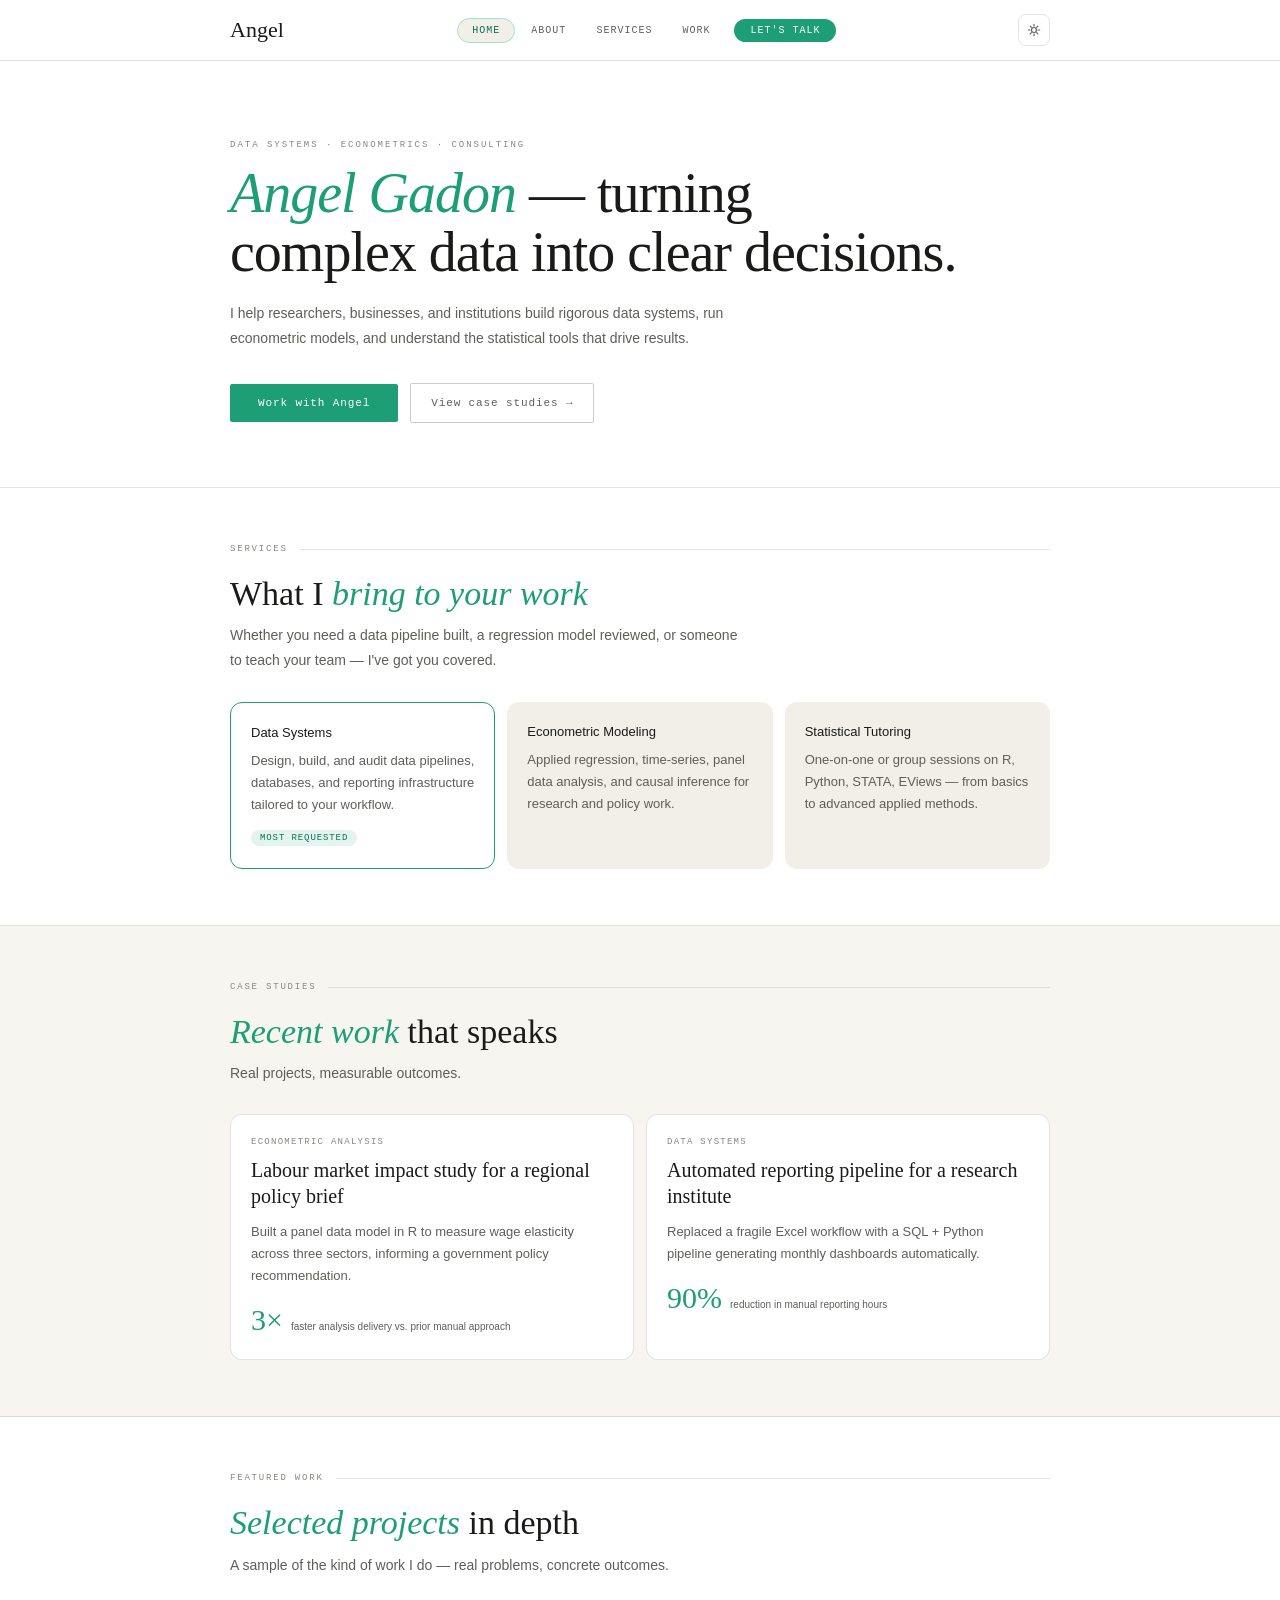
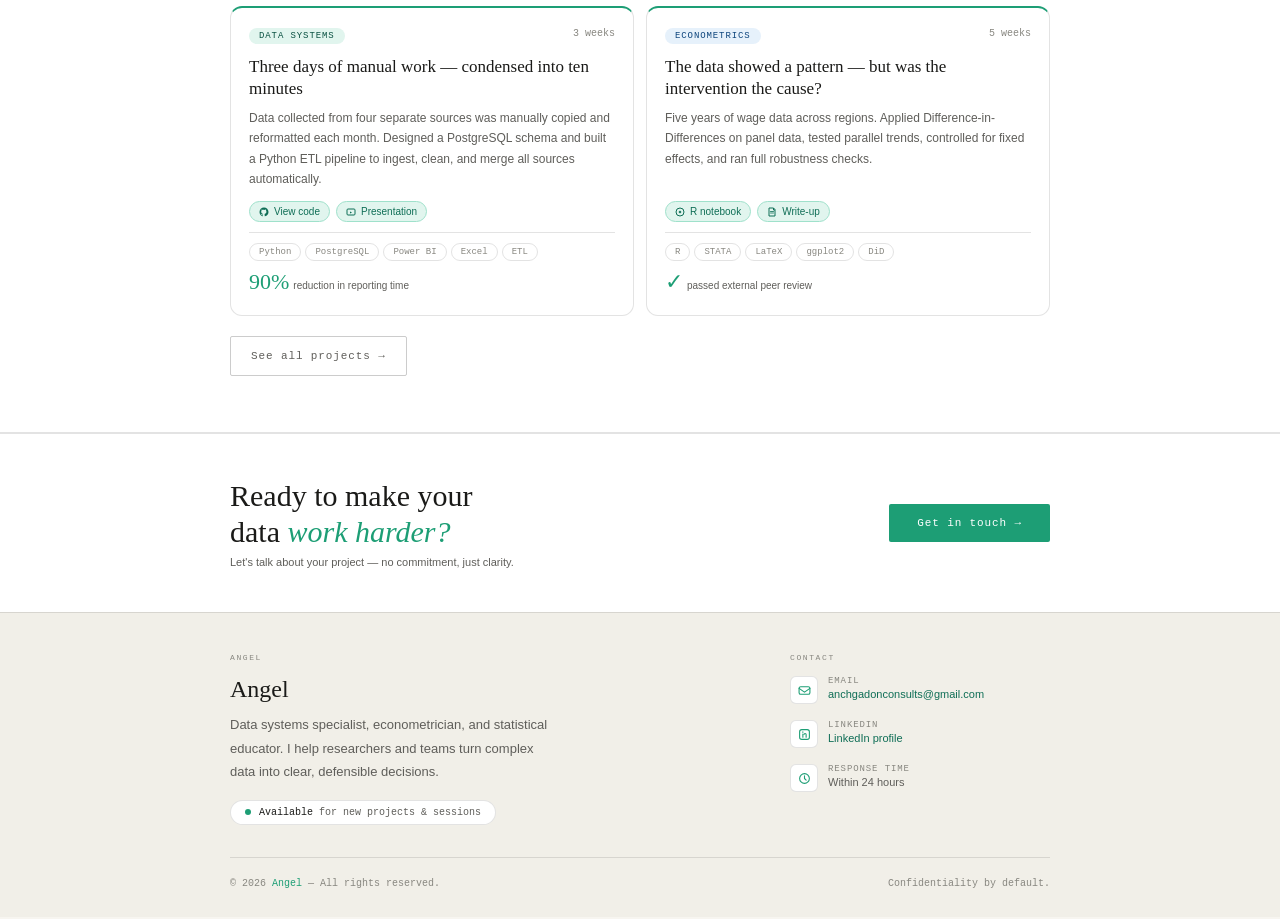
<file: index.html>
<!DOCTYPE html>
<html lang="en">
<head>
<link rel="shortcut icon" type="image/png" href="./assets/images/anch-logo-white-bg.png">
<meta charset="UTF-8"/>
<meta http-equiv="Content-Security-Policy" content="default-src 'self'; script-src 'self' 'unsafe-inline'; style-src 'self' 'unsafe-inline' https://fonts.googleapis.com; font-src 'self' https://fonts.gstatic.com; connect-src 'self' https://script.google.com https://script.googleusercontent.com; form-action 'self' https://script.google.com; img-src 'self' data: https:;"/>
<meta name="viewport" content="width=device-width, initial-scale=1.0"/>
<script>(function(){var t=localStorage.getItem('theme');if(t)document.documentElement.setAttribute('data-theme',t);})()</script>
<meta name="robots" content="index, follow"/>
<meta name="author" content="Angel Gadon"/>
<title>Angel Gadon — Data Systems Specialist &amp; Econometrician | Philippines</title>
<meta name="description" content="Angel Gadon is a data systems specialist, econometrician, and statistical educator in the Philippines. Available for research, consulting, and tutoring."/>
<link rel="canonical" href="https://anchgadonconsults.netlify.app/"/>

<!-- Open Graph -->
<meta property="og:type" content="website"/>
<meta property="og:url" content="https://anchgadonconsults.netlify.app/"/>
<meta property="og:title" content="Angel Gadon — Data Systems Specialist &amp; Econometrician"/>
<meta property="og:description" content="Data systems specialist, econometrician, and statistical educator in the Philippines. Available for research, consulting, and tutoring."/>
<meta property="og:image" content="https://anchgadonconsults.netlify.app/og-image.png"/>
<meta property="og:image:width" content="1200"/>
<meta property="og:image:height" content="630"/>

<!-- Twitter Card -->
<meta name="twitter:card" content="summary"/>
<meta name="twitter:title" content="Angel Gadon — Data Systems Specialist &amp; Econometrician"/>
<meta name="twitter:description" content="Data systems specialist, econometrician, and statistical educator in the Philippines."/>
<meta name="twitter:image" content="https://anchgadonconsults.netlify.app/og-image.png"/>

<!-- JSON-LD Person Schema -->
<script type="application/ld+json">
{
  "@context": "https://schema.org",
  "@type": "Person",
  "name": "Angel Gadon",
  "url": "https://anchgadonconsults.netlify.app",
  "jobTitle": "Data Systems Specialist & Econometrician",
  "email": "anchgadonconsults@gmail.com",
  "address": {
    "@type": "PostalAddress",
    "addressCountry": "PH"
  },
  "sameAs": [
    "https://www.linkedin.com/in/anchgadonconsults"
  ],
  "knowsAbout": [
    "Data Systems",
    "Econometrics",
    "Statistical Tutoring",
    "Python",
    "R",
    "STATA",
    "SQL",
    "Panel Data Analysis"
  ]
}
</script>

<link rel="preconnect" href="https://fonts.googleapis.com">
<link rel="preconnect" href="https://fonts.gstatic.com" crossorigin>
<link rel="preload" href="https://fonts.googleapis.com/css2?family=Cormorant+Garamond:ital,wght@0,300;0,400;1,300;1,400&family=DM+Mono:wght@300;400&family=DM+Sans:ital,wght@0,300;0,400;0,500;1,300&display=swap" as="style" onload="this.onload=null;this.rel='stylesheet'"/>
<noscript><link rel="stylesheet" href="https://fonts.googleapis.com/css2?family=Cormorant+Garamond:ital,wght@0,300;0,400;1,300;1,400&family=DM+Mono:wght@300;400&family=DM+Sans:ital,wght@0,300;0,400;0,500;1,300&display=swap"/></noscript>
<link rel="stylesheet" href="assets/css/styles.css"/>
</head>
<body>
<!-- <div id="preloader"></div> -->
<a class="skip-link" href="#main-content">Skip to content</a>

<!-- ── SITE HEADER ────────────────────────────────────────── -->
<header class="site-header">
  <div class="header-inner">
    <a class="header-logo" href="https://www.instagram.com/anchgadonconsults" rel="noopener noreferrer" target="_blank" onclick="showPage('home'); return false;">Angel</a>
    <nav class="header-nav" aria-label="Primary navigation">
      <a class="fnav-link active" href="https://www.instagram.com/anchgadonconsults" rel="noopener noreferrer" target="_blank" onclick="showPage('home'); return false;">Home</a>
      <a class="fnav-link" href="https://www.instagram.com/anchgadonconsults" rel="noopener noreferrer" target="_blank" onclick="showPage('about'); return false;">About</a>
      <a class="fnav-link" href="https://www.instagram.com/anchgadonconsults" rel="noopener noreferrer" target="_blank" onclick="showPage('services'); return false;">Services</a>
      <a class="fnav-link" href="https://www.instagram.com/anchgadonconsults" rel="noopener noreferrer" target="_blank" onclick="showPage('portfolio'); return false;">Work</a>
      <button class="fnav-cta" onclick="showPage('contact')">Let's talk</button>
    </nav>
    <div class="header-controls">
      <button class="theme-btn" id="themeBtn" onclick="toggleTheme()" aria-label="Toggle theme"></button>
      <button class="burger" id="burgerBtn" onclick="toggleMenu()" aria-label="Open menu" aria-expanded="false">
        <span class="burger-line"></span>
        <span class="burger-line"></span>
        <span class="burger-line"></span>
      </button>
    </div>
  </div>
  <nav class="mobile-menu" id="mobileMenu" aria-label="Mobile navigation">
    <a class="mob-link active" href="https://www.instagram.com/anchgadonconsults" rel="noopener noreferrer" target="_blank" onclick="showPage('home');closeMenu();return false;">Home</a>
    <a class="mob-link" href="https://www.instagram.com/anchgadonconsults" rel="noopener noreferrer" target="_blank" onclick="showPage('about');closeMenu();return false;">About</a>
    <a class="mob-link" href="https://www.instagram.com/anchgadonconsults" rel="noopener noreferrer" target="_blank" onclick="showPage('services');closeMenu();return false;">Services</a>
    <a class="mob-link" href="https://www.instagram.com/anchgadonconsults" rel="noopener noreferrer" target="_blank" onclick="showPage('portfolio');closeMenu();return false;">Work</a>
    <button class="mob-cta" onclick="showPage('contact');closeMenu()">Let's talk</button>
  </nav>
</header>


<main id="main-content">

<!-- ══════════════════════════════════════════════════════════
     PAGE 1 — HOME
══════════════════════════════════════════════════════════ -->
<div id="page-home" class="page active">
  <div class="hero">
    <div class="container">
      <div class="eyebrow">Data Systems · Econometrics · Consulting</div>
      <h1 class="page-h1"><em>Angel Gadon</em> — turning<br>complex data into clear decisions.</h1>
      <p class="lead">I help researchers, businesses, and institutions build rigorous data systems, run econometric models, and understand the statistical tools that drive results.</p>
      <div class="hero-actions">
        <button class="btn-primary" onclick="showPage('contact')">Work with Angel</button>
        <button class="btn-ghost" onclick="showPage('portfolio')">View case studies →</button>
      </div>
    </div>
  </div>

  <section class="section" style="background:var(--surface);">
    <div class="container">
      <div class="sec-eyebrow">Services</div>
      <h2 class="sec-h2">What I <em>bring to your work</em></h2>
      <p class="lead" style="margin-bottom:28px;">Whether you need a data pipeline built, a regression model reviewed, or someone to teach your team — I've got you covered.</p>
      <div class="services-grid">
        <div class="svc-card accent">
          <div class="svc-title">Data Systems</div>
          <div class="svc-body">Design, build, and audit data pipelines, databases, and reporting infrastructure tailored to your workflow.</div>
          <div class="svc-tag">Most requested</div>
        </div>
        <div class="svc-card">
          <div class="svc-title">Econometric Modeling</div>
          <div class="svc-body">Applied regression, time-series, panel data analysis, and causal inference for research and policy work.</div>
        </div>
        <div class="svc-card">
          <div class="svc-title">Statistical Tutoring</div>
          <div class="svc-body">One-on-one or group sessions on R, Python, STATA, EViews — from basics to advanced applied methods.</div>
        </div>
      </div>
    </div>
  </section>

  <section class="section" style="background:var(--ivory);">
    <div class="container">
      <div class="sec-eyebrow">Case studies</div>
      <h2 class="sec-h2"><em>Recent work</em> that speaks</h2>
      <p class="lead" style="margin-bottom:28px;">Real projects, measurable outcomes.</p>
      <div class="case-grid">
        <div class="case-card">
          <div class="case-label">Econometric Analysis</div>
          <div class="case-title">Labour market impact study for a regional policy brief</div>
          <div class="case-body">Built a panel data model in R to measure wage elasticity across three sectors, informing a government policy recommendation.</div>
          <div style="display:flex;align-items:baseline;gap:8px;"><div class="case-num">3×</div><div class="case-outcome-lbl">faster analysis delivery vs. prior manual approach</div></div>
        </div>
        <div class="case-card">
          <div class="case-label">Data Systems</div>
          <div class="case-title">Automated reporting pipeline for a research institute</div>
          <div class="case-body">Replaced a fragile Excel workflow with a SQL + Python pipeline generating monthly dashboards automatically.</div>
          <div style="display:flex;align-items:baseline;gap:8px;"><div class="case-num">90%</div><div class="case-outcome-lbl">reduction in manual reporting hours</div></div>
        </div>
      </div>
    </div>
  </section>

  <section class="section" style="background:var(--surface);">
    <div class="container">
      <div class="sec-eyebrow">Featured work</div>
      <h2 class="sec-h2"><em>Selected projects</em> in depth</h2>
      <p class="lead" style="margin-bottom:28px;">A sample of the kind of work I do — real problems, concrete outcomes.</p>
      <div class="featured-grid" id="homeFeaturedGrid"></div>
      <div style="margin-top:20px;">
        <button class="btn-ghost" onclick="showPage('portfolio')">See all projects →</button>
      </div>
    </div>
  </section>

  <!-- Pre-footer + Footer -->
  <div class="pre-footer">
    <div class="container" style="display:flex;align-items:center;justify-content:space-between;gap:20px;flex-wrap:wrap;">
      <div>
        <div class="pre-footer-h">Ready to make your<br>data <em>work harder?</em></div>
        <div class="pre-footer-sub">Let's talk about your project — no commitment, just clarity.</div>
      </div>
      <button class="btn-primary" onclick="showPage('contact')">Get in touch →</button>
    </div>
  </div>
</div>


<!-- ══════════════════════════════════════════════════════════
     PAGE 2 — SERVICES
══════════════════════════════════════════════════════════ -->
<div id="page-services" class="page">
  <section class="section" style="background:var(--surface);padding-bottom:0;border-bottom:none;">
    <div class="container">
      <div class="eyebrow">Services</div>
      <h2 class="page-h1">Precision work,<br><em>tailored to your data.</em></h2>
      <p class="lead">Three focused offerings — each designed to solve a real problem and deliver a concrete output.</p>
    </div>
  </section>

  <div class="process-strip">
    <div class="container">
      <div class="process-steps">
        <div class="process-step"><div class="step-num">1</div><div class="step-text">Discovery call &amp; scope</div></div>
        <div class="step-arrow">→</div>
        <div class="process-step"><div class="step-num">2</div><div class="step-text">Proposal &amp; timeline</div></div>
        <div class="step-arrow">→</div>
        <div class="process-step"><div class="step-num">3</div><div class="step-text">Delivery &amp; review rounds</div></div>
        <div class="step-arrow">→</div>
        <div class="process-step"><div class="step-num">4</div><div class="step-text">Handoff &amp; documentation</div></div>
      </div>
    </div>
  </div>

  <div class="svc-section">
    <div class="container">
      <div class="svc-header">
        <div><div class="svc-num">01</div><h2 class="svc-h2">Data Systems <em>&amp; Infrastructure</em></h2></div>
        <div class="svc-badge badge-pop">Most requested</div>
      </div>
      <p class="svc-body-text">From messy spreadsheets to robust pipelines — I design, build, and audit data systems that are clean, automated, and built to last.</p>
      <div class="deliverables">
        <div class="deliv-item"><div class="deliv-dot"></div><div class="deliv-text">Database design &amp; normalisation</div></div>
        <div class="deliv-item"><div class="deliv-dot"></div><div class="deliv-text">Automated ETL pipelines</div></div>
        <div class="deliv-item"><div class="deliv-dot"></div><div class="deliv-text">Data cleaning &amp; validation scripts</div></div>
        <div class="deliv-item"><div class="deliv-dot"></div><div class="deliv-text">Dashboard &amp; reporting setup</div></div>
        <div class="deliv-item"><div class="deliv-dot"></div><div class="deliv-text">Existing system audits</div></div>
        <div class="deliv-item"><div class="deliv-dot"></div><div class="deliv-text">Full documentation &amp; handoff</div></div>
      </div>
      <div class="tools-row"><span class="tool-pill">Python</span><span class="tool-pill">SQL</span><span class="tool-pill">PostgreSQL</span><span class="tool-pill">R</span><span class="tool-pill">Power BI</span><span class="tool-pill">Excel / VBA</span></div>
      <div class="rate-row"><div><div class="rate-val">₱ / $</div><div class="rate-label">Project-based · scope discussed on discovery call</div></div><button class="rate-cta" onclick="showPage('contact')">Request a quote →</button></div>
    </div>
  </div>

  <div class="svc-section">
    <div class="container">
      <div class="svc-header">
        <div><div class="svc-num">02</div><h2 class="svc-h2">Econometric <em>Modeling &amp; Analysis</em></h2></div>
        <div class="svc-badge badge-res">Research-grade</div>
      </div>
      <p class="svc-body-text">Rigorous applied econometrics for policy research, academic work, and business intelligence. I help you choose the right model, run it correctly, and present findings with confidence.</p>
      <div class="deliverables">
        <div class="deliv-item"><div class="deliv-dot"></div><div class="deliv-text">OLS, IV, panel data models</div></div>
        <div class="deliv-item"><div class="deliv-dot"></div><div class="deliv-text">Time-series &amp; forecasting</div></div>
        <div class="deliv-item"><div class="deliv-dot"></div><div class="deliv-text">Causal inference &amp; DiD</div></div>
        <div class="deliv-item"><div class="deliv-dot"></div><div class="deliv-text">Regression diagnostics &amp; testing</div></div>
        <div class="deliv-item"><div class="deliv-dot"></div><div class="deliv-text">Results write-up &amp; visualisation</div></div>
        <div class="deliv-item"><div class="deliv-dot"></div><div class="deliv-text">Peer-review-ready outputs</div></div>
      </div>
      <div class="tools-row"><span class="tool-pill">R</span><span class="tool-pill">STATA</span><span class="tool-pill">EViews</span><span class="tool-pill">Python (statsmodels)</span><span class="tool-pill">LaTeX</span></div>
      <div class="rate-row"><div><div class="rate-val">₱ / $</div><div class="rate-label">Per project or per model · hourly retainer available</div></div><button class="rate-cta" onclick="showPage('contact')">Request a quote →</button></div>
    </div>
  </div>

  <div class="svc-section">
    <div class="container">
      <div class="svc-header">
        <div><div class="svc-num">03</div><h2 class="svc-h2">Statistical <em>Tool Tutoring</em></h2></div>
        <div class="svc-badge badge-tut">1-on-1 &amp; group</div>
      </div>
      <p class="svc-body-text">Whether you are a graduate student struggling with R, a professional learning Python for data work, or a team that needs to get up to speed on STATA — I teach in a way that sticks.</p>
      <div class="deliverables">
        <div class="deliv-item"><div class="deliv-dot"></div><div class="deliv-text">Beginner to advanced levels</div></div>
        <div class="deliv-item"><div class="deliv-dot"></div><div class="deliv-text">1-on-1 or small group sessions</div></div>
        <div class="deliv-item"><div class="deliv-dot"></div><div class="deliv-text">Custom exercises &amp; datasets</div></div>
        <div class="deliv-item"><div class="deliv-dot"></div><div class="deliv-text">Session recordings &amp; notes</div></div>
        <div class="deliv-item"><div class="deliv-dot"></div><div class="deliv-text">Thesis &amp; dissertation support</div></div>
        <div class="deliv-item"><div class="deliv-dot"></div><div class="deliv-text">Flexible scheduling (online)</div></div>
      </div>
      <div class="tools-row"><span class="tool-pill">R / RStudio</span><span class="tool-pill">Python</span><span class="tool-pill">STATA</span><span class="tool-pill">EViews</span><span class="tool-pill">Excel</span><span class="tool-pill">SPSS</span></div>
      <div class="rate-row"><div><div class="rate-val">₱ / $</div><div class="rate-label">Per session or package bundles · group rates available</div></div><button class="rate-cta" onclick="showPage('contact')">Book a session →</button></div>
    </div>
  </div>

  <section class="section" style="background:var(--surface);">
    <div class="container">
      <div class="sec-eyebrow">Common questions</div>
      <div class="faq-item"><div class="faq-q">How does a project typically start?</div><div class="faq-a">With a short discovery call — usually 20–30 minutes. We talk through your problem, your data, and your timeline. From there I send a clear proposal with scope, deliverables, and pricing.</div></div>
      <div class="faq-item"><div class="faq-q">Do you work with clients outside the Philippines?</div><div class="faq-a">Yes — all engagements are conducted online. I work with researchers and businesses across Southeast Asia, and internationally by arrangement.</div></div>
      <div class="faq-item"><div class="faq-q">Can you help if my data is messy or incomplete?</div><div class="faq-a">That is often where the most value is found. Data cleaning, restructuring, and validation are core parts of my process — not afterthoughts.</div></div>
      <div class="faq-item"><div class="faq-q">What if I am not sure which service I need?</div><div class="faq-a">Just reach out and describe your situation. I will point you in the right direction — even if that means referring you to someone better suited.</div></div>
    </div>
  </section>

  <div class="pre-footer">
    <div class="container" style="display:flex;align-items:center;justify-content:space-between;gap:20px;flex-wrap:wrap;">
      <div><div class="pre-footer-h">Not sure where to start?<br><em>Let's figure it out together.</em></div><div class="pre-footer-sub">A 20-minute call is all it takes to get clarity on your next step.</div></div>
      <button class="btn-primary" onclick="showPage('contact')">Schedule a free call →</button>
    </div>
  </div>
</div>


<!-- ══════════════════════════════════════════════════════════
     PAGE 3 — PORTFOLIO
══════════════════════════════════════════════════════════ -->
<div id="page-portfolio" class="page">
  <section class="section" style="background:var(--surface);padding-bottom:0;border-bottom:none;">
    <div class="container">
      <div class="eyebrow">Portfolio · Case Studies</div>
      <h2 class="page-h1">Problems solved,<br><em>outcomes delivered.</em></h2>
      <p class="lead">Featured cases in depth, plus a searchable record of additional work. Search by keyword, tag, or method.</p>
    </div>
  </section>

  <div class="toolbar">
    <div class="container" style="display:flex;align-items:center;justify-content:space-between;gap:16px;">
      <div class="filter-row">
        <span class="filter-label">Filter</span>
        <button class="filter-btn on" onclick="setFilter('all',this)">All</button>
        <button class="filter-btn" onclick="setFilter('Data Systems',this)">Data Systems</button>
        <button class="filter-btn" onclick="setFilter('Econometrics',this)">Econometrics</button>
        <button class="filter-btn" onclick="setFilter('Tutoring',this)">Tutoring</button>
      </div>
      <div class="search-side">
        <span class="results-count" id="countLabel">7 projects</span>
        <div class="search-input-row">
          <svg class="search-icon" viewBox="0 0 14 14" fill="none"><circle cx="5.5" cy="5.5" r="4" stroke="#888780" stroke-width="1.1"/><path d="M9 9l3.5 3.5" stroke="#888780" stroke-width="1.1" stroke-linecap="round"/></svg>
          <input class="search-input" id="searchInput" type="text" placeholder="Search…" oninput="handleSearch()"/>
          <button class="search-clear" id="clearBtn" onclick="clearSearch()">✕</button>
        </div>
      </div>
    </div>
  </div>

  <div class="projects-wrap" style="background:var(--surface);">
    <div class="container">
      <div class="section-divider" id="featDiv"><span>Featured cases</span></div>
      <div class="featured-grid" id="featuredGrid"></div>
      <div class="section-divider" id="moreDiv"><span>More work</span></div>
      <div id="resumeList"></div>
      <div class="empty-state" id="emptyState">
        <h2 class="empty-h">No matches for <em id="emptyTerm">that</em></h2>
        <p class="empty-sub">Try a different keyword — method name, tool, or outcome.</p>
      </div>
    </div>
  </div>

  <div class="pre-footer">
    <div class="container" style="display:flex;align-items:center;justify-content:space-between;gap:20px;flex-wrap:wrap;">
      <div><div class="pre-footer-h">Have a similar problem?<br><em>Let's solve it.</em></div><div class="pre-footer-sub">Every engagement starts with understanding your situation — not a template.</div></div>
      <button class="btn-primary" onclick="showPage('contact')">Start a conversation →</button>
    </div>
  </div>
</div>


<!-- ══════════════════════════════════════════════════════════
     PAGE 4 — ABOUT
══════════════════════════════════════════════════════════ -->
<div id="page-about" class="page">
  <section class="section" style="background:var(--surface);">
    <div class="container">
      <div class="eyebrow">About</div>
      <div class="about-hero-grid">
        <div>
          <h2 class="page-h1">I work at the edge<br>where <em>data meets decisions.</em></h2>
          <p class="lead">I am a data systems specialist, econometrician, and statistical educator. My work sits at the intersection of rigorous methodology and practical results.</p>
        </div>
        <div class="avatar"><div class="avatar-initials">A</div></div>
      </div>
    </div>
  </section>

  <section class="section" style="background:var(--ivory);">
    <div class="container">
      <div class="sec-eyebrow">My philosophy</div>
      <div class="pull-quote">"Most data problems are not really data problems — they are clarity problems."</div>
      <p class="body-text">When a pipeline is broken, when a model keeps getting rejected, when someone cannot explain their own results — the issue is rarely the data itself. It is the gap between what the data is saying and what the person working with it understands.</p>
      <p class="body-text">That gap is exactly where I work. I bring the technical depth to build robust systems and models, and the patience to make sure the people using them actually understand what they have in front of them.</p>
    </div>
  </section>

  <section class="section" style="background:var(--surface);">
    <div class="container">
      <div class="sec-eyebrow">Areas of expertise</div>
      <div class="expertise-grid">
        <div class="exp-card"><div class="exp-title">Data Systems &amp; Infrastructure</div><div class="exp-body">Designing and building data pipelines, databases, and automated reporting systems that are clean, reliable, and built to scale.</div></div>
        <div class="exp-card"><div class="exp-title">Applied Econometrics</div><div class="exp-body">Panel data, time-series, causal inference, and regression diagnostics. Rigorous model selection, assumption testing, and results that hold up under scrutiny.</div></div>
        <div class="exp-card"><div class="exp-title">Statistical Modeling</div><div class="exp-body">Forecasting, demand modeling, and quantitative analysis — with a focus on interpretability alongside technical correctness.</div></div>
        <div class="exp-card"><div class="exp-title">Statistical Education</div><div class="exp-body">Teaching statistical tools in a way that transfers — not just how to run a command, but why the method works and how to defend it.</div></div>
      </div>
    </div>
  </section>

  <section class="section" style="background:var(--ivory);">
    <div class="container">
      <div class="sec-eyebrow">Tools &amp; methods</div>
      <div class="tools-block"><div class="tool-category">Statistical &amp; econometric</div><div class="tools-row"><span class="tool-pill" style="border-color:#9FE1CB;color:#085041;background:#E1F5EE;">R</span><span class="tool-pill" style="border-color:#9FE1CB;color:#085041;background:#E1F5EE;">STATA</span><span class="tool-pill" style="border-color:#9FE1CB;color:#085041;background:#E1F5EE;">EViews</span><span class="tool-pill">SPSS</span><span class="tool-pill">Python (statsmodels)</span><span class="tool-pill">LaTeX</span></div></div>
      <div class="tools-block"><div class="tool-category">Data systems &amp; engineering</div><div class="tools-row"><span class="tool-pill" style="border-color:#9FE1CB;color:#085041;background:#E1F5EE;">Python</span><span class="tool-pill" style="border-color:#9FE1CB;color:#085041;background:#E1F5EE;">SQL</span><span class="tool-pill">PostgreSQL</span><span class="tool-pill">Excel / VBA</span><span class="tool-pill">Power BI</span></div></div>
      <div class="tools-block"><div class="tool-category">Methods</div><div class="tools-row"><span class="tool-pill">OLS · IV · DiD</span><span class="tool-pill">Panel data</span><span class="tool-pill">ARIMA · ETS</span><span class="tool-pill">Robust inference</span><span class="tool-pill">Causal inference</span></div></div>
    </div>
  </section>

  <section class="section" style="background:var(--surface);">
    <div class="container">
      <div class="sec-eyebrow">How I work</div>
      <div class="value-row"><div class="value-num">01</div><div><div class="value-title">I start with the problem, not the method.</div><div class="value-body">Tools are chosen because they fit the question — not because they are impressive or familiar.</div></div></div>
      <div class="value-row"><div class="value-num">02</div><div><div class="value-title">I document everything I build.</div><div class="value-body">A pipeline or system that only I can maintain is not a deliverable — it is a dependency. Every engagement ends with clear documentation.</div></div></div>
      <div class="value-row"><div class="value-num">03</div><div><div class="value-title">I explain until it makes sense.</div><div class="value-body">Whether it is a tutoring session or a project handoff, I do not move on until the person in front of me understands what was done and why.</div></div></div>
      <div class="value-row"><div class="value-num">04</div><div><div class="value-title">Confidentiality is non-negotiable.</div><div class="value-body">Client data, context, and project details stay private — always. The work I share publicly reflects the methods and depth of what I do, never who I do it for.</div></div></div>
    </div>
  </section>

  <section class="section" style="background:var(--ivory);">
    <div class="container">
      <div class="sec-eyebrow">Background</div>
      <div class="cred-list">
        <div class="cred-item"><div class="cred-dot"></div><div class="cred-body"><strong>Academic foundation in economics and statistics</strong> — formal training in econometric theory, quantitative methods, and applied data analysis.</div></div>
        <div class="cred-item"><div class="cred-dot"></div><div class="cred-body"><strong>Applied across research and industry settings</strong> — experience spanning policy analysis, academic research support, and private sector data work.</div></div>
        <div class="cred-item"><div class="cred-dot"></div><div class="cred-body"><strong>Educator and practitioner in parallel</strong> — teaching statistical tools actively sharpens how I think about the work. The two roles inform each other.</div></div>
        <div class="cred-item"><div class="cred-dot"></div><div class="cred-body"><strong>Based in the Philippines, working online</strong> — available for remote engagements across Southeast Asia and internationally by arrangement.</div></div>
      </div>
    </div>
  </section>

  <div class="pre-footer">
    <div class="container" style="display:flex;align-items:center;justify-content:space-between;gap:20px;flex-wrap:wrap;">
      <div><div class="pre-footer-h">Enough about me —<br><em>tell me about your problem.</em></div><div class="pre-footer-sub">A short conversation is usually all it takes to know if we are a good fit.</div></div>
      <button class="btn-primary" onclick="showPage('contact')">Get in touch →</button>
    </div>
  </div>
</div>


<!-- ══════════════════════════════════════════════════════════
     PAGE 5 — CONTACT
══════════════════════════════════════════════════════════ -->
<div id="page-contact" class="page">
  <section class="section" style="background:var(--surface);padding-bottom:0;border-bottom:none;">
    <div class="container">
      <div class="eyebrow">Contact · Hire</div>
      <h2 class="page-h1">Tell me what<br>you are <em>working on.</em></h2>
      <p class="lead">No lengthy forms, no automated responses. Fill in what you can and I will get back to you within 24 hours.</p>
    </div>
  </section>

  <div class="contact-wrap">
    <div class="form-col">
      <div id="form-area">
        <div class="field-group"><label class="field-label" for="field-name">Your name</label><input type="text" id="field-name" class="form-input" placeholder="How should I address you?"/></div>
        <div class="field-group"><label class="field-label" for="field-email">Email address</label><input type="email" id="field-email" class="form-input" placeholder="Where should I reply?"/></div>
        <div class="field-group">
          <div class="field-label" id="field-service-label">What do you need help with?</div>
          <div class="service-pills" role="group" aria-labelledby="field-service-label">
            <button class="pill-toggle" onclick="togglePill(this)">Data Systems</button>
            <button class="pill-toggle" onclick="togglePill(this)">Econometrics</button>
            <button class="pill-toggle" onclick="togglePill(this)">Statistical Tutoring</button>
            <button class="pill-toggle" onclick="togglePill(this)">Not sure yet</button>
          </div>
        </div>
        <div class="field-group"><label class="field-label" for="field-problem">Describe the problem</label><textarea id="field-problem" class="form-input" placeholder="What is the situation? What have you tried? What does success look like?"></textarea></div>
        <div class="field-group"><label class="field-label" for="field-timeline">Timeline</label><select id="field-timeline" class="form-input"><option value="" disabled selected>When do you need this done?</option><option>As soon as possible</option><option>Within 2 weeks</option><option>Within a month</option><option>Flexible — quality over speed</option><option>Ongoing / retainer</option></select></div>
        <div class="field-group"><label class="field-label" for="field-budget">Budget range (optional)</label><select id="field-budget" class="form-input"><option value="" disabled selected>Approximate budget</option><option>Under ₱5,000 / $100</option><option>₱5,000–₱20,000 / $100–$400</option><option>₱20,000–₱50,000 / $400–$1,000</option><option>₱50,000+ / $1,000+</option><option>Let's discuss</option></select><div class="field-hint">This is a guide — not a constraint. Scope can almost always be adjusted.</div></div>
        <div class="field-group"><label class="field-label" for="field-source">How did you find me? (optional)</label><select id="field-source" class="form-input"><option value="" disabled selected>Select one</option><option>LinkedIn</option><option>Referral</option><option>Web search</option><option>Social media</option><option>Other</option></select></div>
        <div class="submit-row">
          <button class="btn-submit" onclick="handleSubmit()">Send inquiry →</button>
          <p class="form-note">Your details are kept private. I do not share, sell, or store inquiry data beyond what is needed to respond.</p>
          <p id="submit-error" style="display:none;color:#c0392b;font-size:0.82rem;margin-top:8px;">Something went wrong — please try again or email me directly.</p>
        </div>
      </div>
      <div class="success-modal" id="success" role="dialog" aria-modal="true" aria-labelledby="success-heading">
        <div class="success-backdrop" onclick="closeSuccess()"></div>
        <div class="success-card">
          <button class="success-close" onclick="closeSuccess()" aria-label="Close">✕</button>
          <div class="success-icon"><svg viewBox="0 0 18 18" fill="none" width="20" height="20"><path d="M3 9l4 4 8-8" stroke="#1D9E75" stroke-width="1.5" stroke-linecap="round" stroke-linejoin="round"/></svg></div>
          <h2 class="success-h" id="success-heading">Message received —<br><em>I'll be in touch soon.</em></h2>
          <p class="success-body">Expect a reply within 24 hours. If the inquiry is straightforward, I may respond with a direct answer. If it needs more discussion, I will suggest a short call.</p>
        </div>
      </div>
    </div>
    <div class="sidebar">
      <div class="sidebar-block"><div class="sidebar-label">Availability</div><div class="avail-indicator"><div class="avail-dot"></div><div class="avail-text">Currently accepting work</div></div><div class="avail-sub">Open to new projects and sessions. Retainer spots are limited.</div></div>
      <div class="sidebar-block"><div class="sidebar-label">Response time</div><div class="response-card"><div class="response-val">24 hrs</div><div class="response-lbl">typical reply time</div></div></div>
      <div class="sidebar-block"><div class="sidebar-label">Reach me directly</div><div class="contact-link"><div class="contact-icon-sm"><svg viewBox="0 0 12 12" fill="none"><rect x="1" y="2.5" width="10" height="7" rx="1.5" stroke="#1D9E75" stroke-width="1"/><path d="M1 4l5 3.5L11 4" stroke="#1D9E75" stroke-width="1" stroke-linecap="round"/></svg></div><div class="contact-detail-sm"><a href="mailto:anchgadonconsults@gmail.com">anchgadonconsults@gmail.com</a></div></div><div class="contact-link"><div class="contact-icon-sm"><svg viewBox="0 0 12 12" fill="none"><rect x="1.5" y="1.5" width="9" height="9" rx="2" stroke="#1D9E75" stroke-width="1"/><path d="M4.5 5.5v3M4.5 3.5v.5" stroke="#1D9E75" stroke-width="1" stroke-linecap="round"/><path d="M7.5 8.5V6a1 1 0 00-2 0" stroke="#1D9E75" stroke-width="1" stroke-linecap="round"/></svg></div><div class="contact-detail-sm"><a href="https://www.linkedin.com/in/anchgadonconsults" target="_blank" rel="noopener noreferrer">LinkedIn profile</a></div></div></div>
      <div class="sidebar-block"><div class="sidebar-label">What happens next</div><div class="process-note"><div class="pn-step"><div class="pn-num">01</div><div class="pn-text">I review your inquiry and reply within 24 hours</div></div><div class="pn-step"><div class="pn-num">02</div><div class="pn-text">If needed, we schedule a 20-min discovery call</div></div><div class="pn-step"><div class="pn-num">03</div><div class="pn-text">I send a clear proposal with scope and pricing</div></div><div class="pn-step"><div class="pn-num">04</div><div class="pn-text">We align on timeline and get to work</div></div></div></div>
    </div>
  </div>

</div>

</main>

<footer class="footer-main">
  <div class="container">
    <div class="footer-cols">
      <div>
        <div class="col-label">Angel</div>
        <div class="bio-logo">Angel</div>
        <p class="bio-text">Data systems specialist, econometrician, and statistical educator. I help researchers and teams turn complex data into clear, defensible decisions.</p>
        <div class="avail-pill"><div class="avail-pill-dot"></div><div class="avail-pill-text"><strong>Available</strong> for new projects &amp; sessions</div></div>
      </div>
      <div>
        <div class="col-label">Contact</div>
        <ul class="footer-contact-list">
          <li class="fc-item">
            <div class="fc-icon"><svg viewBox="0 0 12 12" fill="none"><rect x="1" y="2.5" width="10" height="7" rx="1.5" stroke="#1D9E75" stroke-width="1"/><path d="M1 4l5 3.5L11 4" stroke="#1D9E75" stroke-width="1" stroke-linecap="round"/></svg></div>
            <div><div class="fc-type">Email</div><div class="fc-val"><a href="mailto:anchgadonconsults@gmail.com">anchgadonconsults@gmail.com</a></div></div>
          </li>
          <li class="fc-item">
            <div class="fc-icon"><svg viewBox="0 0 12 12" fill="none"><rect x="1.5" y="1.5" width="9" height="9" rx="2" stroke="#1D9E75" stroke-width="1"/><path d="M4.5 5.5v3M4.5 3.5v.5" stroke="#1D9E75" stroke-width="1" stroke-linecap="round"/><path d="M7.5 8.5V6a1 1 0 00-2 0" stroke="#1D9E75" stroke-width="1" stroke-linecap="round"/></svg></div>
            <div><div class="fc-type">LinkedIn</div><div class="fc-val"><a href="https://www.linkedin.com/in/anchgadonconsults" target="_blank" rel="noopener noreferrer">LinkedIn profile</a></div></div>
          </li>
          <li class="fc-item">
            <div class="fc-icon"><svg viewBox="0 0 12 12" fill="none"><circle cx="6" cy="6" r="4.5" stroke="#1D9E75" stroke-width="1"/><path d="M6 3.5V6l1.5 1.5" stroke="#1D9E75" stroke-width="1" stroke-linecap="round" stroke-linejoin="round"/></svg></div>
            <div><div class="fc-type">Response time</div><div class="fc-val">Within 24 hours</div></div>
          </li>
        </ul>
      </div>
    </div>
    <div class="footer-bar">
      <div class="footer-copy">© <span id="footer-year">2025</span> <em>Angel</em> — All rights reserved.</div>
      <div class="footer-made">Confidentiality by default.</div>
    </div>
  </div>
</footer>

<!-- ══════════════════════════════════════════════════════════
     JAVASCRIPT
══════════════════════════════════════════════════════════ -->
<script defer src="assets/js/script.js"></script>
</body>
</html>
</file>
<file: assets/css/styles.css>
/* ── SKIP LINK ──────────────────────────────────────────── */
  .skip-link{position:absolute;top:-48px;left:0;z-index:9999;background:var(--teal);color:#fff;padding:10px 16px;font-size:11px;letter-spacing:0.06em;border-radius:0 0 var(--radius) 0;transition:top 0.1s;}
  .skip-link:focus{top:0;}

  /* ── RESET & BASE ─────────────────────────────────────────── */
  *{box-sizing:border-box;margin:0;padding:0;}
  html{scroll-behavior:smooth;overflow-x:hidden;}
  body{font-family:'DM Sans',sans-serif;background:var(--ivory);color:var(--ink);min-height:100vh;overflow-x:hidden;}
  a{text-decoration:none;color:inherit;}
  button{font-family:'DM Mono',monospace;cursor:pointer;}

  /* ── MONO ELEMENTS (labels, nav, tags, UI controls) ────────── */
  .eyebrow,.sec-eyebrow,
  .tag,.tool-pill,.svc-tag,.svc-badge,
  .fnav-link,.fnav-cta,

  .case-label,
  .svc-num,
  .field-label,
  .filter-label,.filter-btn,
  .results-count,
  .feat-duration,.rc-duration,
  .col-label,.sidebar-label,
  .fc-type,
  .avail-pill-text,
  .tool-category,
  .step-num,.step-text,
  .pn-num,
  .rate-label,.rate-cta,
  .section-divider span,
  .pill-toggle,
  .footer-copy,.footer-made{
    font-family:'DM Mono',monospace;
  }

  /* ── TOKENS ───────────────────────────────────────────────── */
  :root{
    --teal:#1D9E75;
    --teal-dark:#0F6E56;
    --teal-mid:#5DCAA5;
    --teal-light:#E1F5EE;
    --teal-border:#9FE1CB;
    --teal-deep:#085041;
    --ink:#1A1A18;
    --ivory:#F7F5F0;
    --stone:#B4B2A9;
    --surface:#FFFFFF;
    --surface2:#F1EFE8;
    --border:rgba(26,26,24,0.12);
    --border-mid:rgba(26,26,24,0.22);
    --text-secondary:#5F5E5A;
    --text-tertiary:#888780;
    --radius:8px;
    --radius-lg:12px;
    --transition-fast:0.15s;
    --radius-pill:20px;
    --header-bg:rgba(255,255,255,0.96);
  }

  /* ── SITE HEADER ─────────────────────────────────────────── */
  .site-header{
    position:fixed;top:0;left:0;right:0;z-index:1000;
    background:var(--header-bg);backdrop-filter:blur(12px);
    border-bottom:0.5px solid var(--border);
  }
  .header-inner{
    max-width:900px;margin:0 auto;padding:0 40px;
    height:60px;display:flex;align-items:center;justify-content:space-between;
  }
  .header-logo{
    font-family:'Cormorant Garamond',serif;font-size:22px;font-weight:400;
    color:var(--ink);letter-spacing:0;flex-shrink:0;
  }
  .header-nav{display:flex;align-items:center;gap:2px;}
  .fnav-link{
    font-size:10px;letter-spacing:0.1em;text-transform:uppercase;
    color:var(--text-secondary);padding:6px 14px;border-radius:24px;
    transition:all var(--transition-fast);
  }
  .fnav-link:hover{background:var(--surface2);color:var(--ink);}
  .fnav-link.active{background:var(--surface2);color:var(--teal-dark);border:0.5px solid var(--teal-border);}
  .fnav-cta{
    font-size:10px;letter-spacing:0.1em;text-transform:uppercase;
    padding:6px 16px;border-radius:24px;background:var(--teal);
    color:#fff;border:none;margin-left:8px;transition:background var(--transition-fast);
  }
  .fnav-cta:hover{background:var(--teal-dark);}

  /* ── PAGES ────────────────────────────────────────────────── */
  .page{display:none;padding-top:60px;min-height:100vh;}
  .page.active{display:block;}

  /* ── SHARED SECTION STYLES ────────────────────────────────── */
  .section{padding:56px 0;border-bottom:0.5px solid var(--border);}
  .container{max-width:900px;margin:0 auto;padding:0 40px;}
  .eyebrow{font-size:9px;letter-spacing:0.22em;text-transform:uppercase;color:var(--text-tertiary);margin-bottom:14px;}
  .sec-eyebrow{font-size:9px;letter-spacing:0.2em;text-transform:uppercase;color:var(--text-tertiary);margin-bottom:20px;display:flex;align-items:center;gap:12px;}
  .sec-eyebrow::after{content:'';flex:1;height:0.5px;background:var(--border);}
  .page-h1{font-family:'Cormorant Garamond',serif;font-size:56px;font-weight:300;line-height:1.06;letter-spacing:-1px;margin-bottom:18px;}
  .page-h1 em{font-style:italic;color:var(--teal);}
  .sec-h2{font-family:'Cormorant Garamond',serif;font-size:34px;font-weight:300;line-height:1.15;margin-bottom:10px;}
  .sec-h2 em{font-style:italic;color:var(--teal);}
  .lead{font-size:14px;color:var(--text-secondary);line-height:1.8;font-weight:300;max-width:520px;}
  .body-text{font-size:13px;color:var(--text-secondary);line-height:1.85;font-weight:300;margin-bottom:16px;}
  .btn-primary{font-size:11px;letter-spacing:0.08em;padding:13px 28px;background:var(--teal);color:#fff;border:none;border-radius:2px;transition:background var(--transition-fast);}
  .btn-primary:hover{background:var(--teal-dark);}
  .btn-ghost{font-size:11px;letter-spacing:0.08em;padding:13px 20px;background:transparent;border:0.5px solid var(--border-mid);border-radius:2px;color:var(--text-secondary);transition:all var(--transition-fast);}
  .btn-ghost:hover{border-color:var(--teal);color:var(--teal-dark);}
  .tag{font-size:9px;letter-spacing:0.1em;text-transform:uppercase;padding:3px 10px;border-radius:var(--radius-pill);}
  .tag-sys{background:var(--teal-light);color:var(--teal-deep);}
  .tag-eco{background:#E6F1FB;color:#0C447C;}
  .tag-tut{background:#FAEEDA;color:#633806;}
  .tag-mix{background:#EEEDFE;color:#3C3489;}
  .tag-feat{background:var(--ink);color:var(--teal-light);}
  .tool-pill{font-size:9px;padding:3px 9px;border:0.5px solid var(--border);border-radius:var(--radius-pill);color:var(--text-tertiary);}

/* #preloader {
    background: #000000 url(../images/loader.gif) no-repeat center center;
    background-size: 30%;
    height: 100vh;
    width: 100%;
    position: fixed;
    z-index: 99;
} */

  /* ══════════════════════════════════════════════════════════
     PAGE 1 — HOME
  ══════════════════════════════════════════════════════════ */
  .hero{padding:80px 0 64px;border-bottom:0.5px solid var(--border);background:var(--surface);}
  .hero-actions{display:flex;gap:12px;align-items:center;margin-top:32px;}

  .services-grid{display:grid;grid-template-columns:repeat(3,1fr);gap:12px;margin-top:4px;}
  .svc-card{background:var(--surface2);border-radius:var(--radius-lg);padding:22px 20px;}
  .svc-card.accent{background:var(--surface);border:0.5px solid var(--teal);}
  .svc-title{font-size:13px;font-weight:400;margin-bottom:10px;}
  .svc-body{font-size:13px;color:var(--text-secondary);line-height:1.7;font-weight:300;}
  .svc-tag{display:inline-block;margin-top:14px;font-size:9px;letter-spacing:0.1em;text-transform:uppercase;color:var(--teal-dark);padding:3px 9px;background:var(--teal-light);border-radius:var(--radius-pill);}

  .case-grid{display:grid;grid-template-columns:1fr 1fr;gap:12px;}
  .case-card{background:var(--surface);border:0.5px solid var(--border);border-radius:var(--radius-lg);padding:22px 20px;}
  .case-label{font-size:9px;letter-spacing:0.14em;text-transform:uppercase;color:var(--text-tertiary);margin-bottom:10px;}
  .case-title{font-family:'Cormorant Garamond',serif;font-size:20px;font-weight:300;line-height:1.3;margin-bottom:12px;}
  .case-body{font-size:13px;color:var(--text-secondary);line-height:1.7;font-weight:300;margin-bottom:16px;}
  .case-num{font-family:'Cormorant Garamond',serif;font-size:30px;font-weight:300;color:var(--teal);}
  .case-outcome-lbl{font-size:10px;color:var(--text-secondary);line-height:1.5;}


  /* ══════════════════════════════════════════════════════════
     PAGE 2 — SERVICES
  ══════════════════════════════════════════════════════════ */
  .process-strip{background:var(--surface2);padding:20px 0;border-bottom:0.5px solid var(--border);}
  .process-steps{display:flex;align-items:center;gap:0;}
  .process-step{display:flex;align-items:center;gap:8px;flex:1;}
  .step-num{width:22px;height:22px;border-radius:50%;border:0.5px solid var(--teal);display:flex;align-items:center;justify-content:center;font-size:9px;color:var(--teal-dark);flex-shrink:0;}
  .step-text{font-size:10px;color:var(--text-secondary);line-height:1.4;font-weight:300;}
  .step-arrow{font-size:11px;color:var(--border-mid);margin:0 10px;flex-shrink:0;transition:transform var(--transition-fast);}

  .svc-section{padding:44px 0;border-bottom:0.5px solid var(--border);background:var(--surface);}
  .svc-header{display:flex;align-items:flex-start;justify-content:space-between;gap:16px;margin-bottom:20px;}
  .svc-num{font-size:9px;letter-spacing:0.18em;text-transform:uppercase;color:var(--text-tertiary);margin-bottom:6px;}
  .svc-h2{font-family:'Cormorant Garamond',serif;font-size:28px;font-weight:300;line-height:1.2;}
  .svc-h2 em{font-style:italic;color:var(--teal);}
  .svc-badge{font-size:9px;letter-spacing:0.1em;text-transform:uppercase;padding:5px 12px;border-radius:var(--radius-pill);white-space:nowrap;flex-shrink:0;margin-top:20px;}
  .badge-pop{background:var(--teal-light);color:var(--teal-deep);}
  .badge-res{background:#E6F1FB;color:#0C447C;}
  .badge-tut{background:#FAEEDA;color:#633806;}
  .svc-body-text{font-size:14px;color:var(--text-secondary);line-height:1.8;font-weight:300;margin-bottom:22px;max-width:520px;}
  .deliverables{display:grid;grid-template-columns:1fr 1fr;gap:8px;margin-bottom:22px;}
  .deliv-item{display:flex;gap:8px;align-items:flex-start;background:var(--surface2);border-radius:var(--radius);padding:10px 14px;}
  .deliv-dot{width:5px;height:5px;border-radius:50%;background:var(--teal);margin-top:4px;flex-shrink:0;}
  .deliv-text{font-size:12px;color:var(--text-secondary);line-height:1.5;font-weight:300;}
  .tools-row{display:flex;gap:6px;flex-wrap:wrap;margin-bottom:20px;}
  .rate-row{display:flex;align-items:center;gap:20px;padding-top:18px;border-top:0.5px solid var(--border);}
  .rate-val{font-family:'Cormorant Garamond',serif;font-size:30px;font-weight:300;color:var(--teal);}
  .rate-label{font-size:10px;color:var(--text-tertiary);line-height:1.5;}
  .rate-cta{margin-left:auto;font-size:10px;letter-spacing:0.08em;padding:10px 20px;border:0.5px solid var(--teal);border-radius:2px;color:var(--teal-dark);background:transparent;transition:background var(--transition-fast);}
  .rate-cta:hover{background:var(--teal-light);}

  .faq-item{padding:16px 0;border-bottom:0.5px solid var(--border);}
  .faq-item:last-child{border-bottom:none;}
  .faq-q{font-size:14px;font-weight:400;margin-bottom:6px;}
  .faq-a{font-size:13px;color:var(--text-secondary);line-height:1.75;font-weight:300;}

  /* ══════════════════════════════════════════════════════════
     PAGE 3 — PORTFOLIO
  ══════════════════════════════════════════════════════════ */
  .toolbar{padding:14px 0;border-bottom:0.5px solid var(--border);background:var(--surface2);}
  .filter-row{display:flex;gap:6px;align-items:center;}
  .filter-label{font-size:8px;letter-spacing:0.14em;text-transform:uppercase;color:var(--text-tertiary);margin-right:10px;}
  .filter-btn{font-size:9px;letter-spacing:0.05em;padding:4px 12px;border-radius:var(--radius-pill);border:0.5px solid var(--border-mid);background:transparent;color:var(--text-secondary);cursor:pointer;}
  .filter-btn.on{background:var(--teal);color:#fff;border-color:var(--teal);}
  .search-side{display:flex;align-items:center;gap:10px;flex-shrink:0;}
  .results-count{font-size:9px;color:var(--text-tertiary);white-space:nowrap;}
  .search-input-row{position:relative;display:flex;align-items:center;width:210px;}
  .search-icon{position:absolute;left:10px;width:13px;height:13px;pointer-events:none;}
  .search-input{width:100%;font-family:'DM Mono',monospace;font-size:11px;font-weight:300;padding:8px 28px 8px 30px;border:0.5px solid var(--border-mid);border-radius:var(--radius);background:var(--surface);color:var(--ink);outline:none;}
  .search-input:focus{border-color:var(--teal);}
  .search-clear{position:absolute;right:8px;font-size:11px;color:var(--text-tertiary);cursor:pointer;display:none;background:none;border:none;padding:2px 4px;}

  .projects-wrap{padding:0 0 48px;background:var(--surface);}
  .section-divider{display:flex;align-items:center;gap:10px;padding:24px 0 16px;}
  .section-divider span{font-size:9px;letter-spacing:0.2em;text-transform:uppercase;color:var(--text-tertiary);white-space:nowrap;}
  .section-divider::after{content:'';flex:1;height:0.5px;background:var(--border);}

  .featured-grid{display:grid;grid-template-columns:1fr 1fr;gap:12px;}
  .feat-card{background:var(--surface);border:0.5px solid var(--border);border-radius:var(--radius-lg);padding:20px 18px;border-top:2px solid var(--teal);display:flex;flex-direction:column;transition:border-color var(--transition-fast);}
  .feat-card:hover{border-color:var(--teal);}
  .feat-title{font-family:'Cormorant Garamond',serif;font-size:17px;font-weight:300;line-height:1.3;margin-bottom:8px;}
  .feat-title em{font-style:italic;color:var(--teal);}
  .feat-tags{display:flex;gap:5px;flex-wrap:wrap;margin-bottom:6px;}
  .feat-duration{font-size:10px;color:var(--text-tertiary);white-space:nowrap;flex-shrink:0;}
  .feat-desc{font-size:12px;color:var(--text-secondary);line-height:1.7;font-weight:300;margin-bottom:12px;flex:1;}
  .feat-links{display:flex;gap:6px;flex-wrap:wrap;margin-bottom:10px;}
  .feat-bottom{border-top:0.5px solid var(--border);padding-top:10px;display:flex;align-items:center;justify-content:space-between;gap:8px;flex-wrap:wrap;}
  .feat-tools{display:flex;gap:4px;flex-wrap:wrap;}
  .feat-val{font-family:'Cormorant Garamond',serif;font-size:22px;font-weight:300;color:var(--teal);}
  .feat-lbl{font-size:10px;color:var(--text-secondary);font-weight:300;line-height:1.3;}

  .proj-link{display:inline-flex;align-items:center;gap:5px;font-size:10px;color:var(--teal-dark);text-decoration:none;padding:4px 9px;border:0.5px solid var(--teal-border);border-radius:var(--radius-pill);background:var(--teal-light);}
  .proj-link:hover{background:var(--teal-border);}
  .proj-link svg{width:10px;height:10px;flex-shrink:0;}

  .resume-card{padding:16px 20px;background:var(--surface);border:0.5px solid var(--border);margin-bottom:-0.5px;transition:background var(--transition-fast),border-color var(--transition-fast);}
  .resume-card:hover{background:var(--surface2);border-color:var(--teal-border);z-index:1;position:relative;}
  .rc-top{display:flex;align-items:flex-start;justify-content:space-between;gap:12px;margin-bottom:6px;}
  .rc-title{font-size:12px;font-weight:400;line-height:1.4;}
  .rc-duration{font-size:10px;color:var(--text-tertiary);white-space:nowrap;}
  .rc-tags{display:flex;gap:4px;margin-bottom:6px;flex-wrap:wrap;}
  .rc-desc{font-size:12px;color:var(--text-secondary);line-height:1.7;font-weight:300;margin-bottom:10px;}
  .rc-links{display:flex;gap:6px;flex-wrap:wrap;margin-bottom:10px;}
  .rc-bottom{display:flex;align-items:center;justify-content:space-between;gap:12px;flex-wrap:wrap;}
  .rc-tools{display:flex;gap:4px;flex-wrap:wrap;}
  .rc-val{font-family:'Cormorant Garamond',serif;font-size:18px;font-weight:300;color:var(--teal);}
  .rc-lbl{font-size:10px;color:var(--text-secondary);font-weight:300;}

  mark{background:var(--teal-light);color:var(--teal-deep);border-radius:2px;padding:0 2px;}

  .empty-state{padding:48px 20px;text-align:center;display:none;}
  .empty-state.visible{display:block;}
  .empty-h{font-family:'Cormorant Garamond',serif;font-size:22px;font-weight:300;margin-bottom:8px;}
  .empty-h em{font-style:italic;color:var(--teal);}
  .empty-sub{font-size:11px;color:var(--text-secondary);font-weight:300;}

  /* ══════════════════════════════════════════════════════════
     PAGE 4 — ABOUT
  ══════════════════════════════════════════════════════════ */
  .about-hero-grid{display:grid;grid-template-columns:1fr 100px;gap:28px;align-items:start;}
  .avatar{width:100px;height:100px;border-radius:var(--radius-lg);background:var(--teal-light);border:0.5px solid var(--teal-border);display:flex;align-items:center;justify-content:center;}
  .avatar-initials{font-family:'Cormorant Garamond',serif;font-size:34px;font-weight:300;color:var(--teal-dark);}
  .pull-quote{font-family:'Cormorant Garamond',serif;font-size:23px;font-style:italic;font-weight:300;line-height:1.5;border-left:2px solid var(--teal);padding-left:20px;margin-bottom:20px;color:var(--ink);}
  .expertise-grid{display:grid;grid-template-columns:1fr 1fr;gap:12px;}
  .exp-card{background:var(--surface2);border-radius:var(--radius-lg);padding:20px 18px;}
  .exp-title{font-size:12px;font-weight:400;margin-bottom:8px;}
  .exp-body{font-size:13px;color:var(--text-secondary);line-height:1.7;font-weight:300;}
  .tool-category{font-size:9px;letter-spacing:0.12em;text-transform:uppercase;color:var(--text-tertiary);margin-bottom:8px;}
  .tools-block{margin-bottom:18px;}
  .value-row{display:flex;gap:18px;align-items:flex-start;padding:18px 0;border-bottom:0.5px solid var(--border);}
  .value-row:last-child{border-bottom:none;}
  .value-num{font-family:'Cormorant Garamond',serif;font-size:30px;font-weight:300;color:var(--teal);line-height:1;min-width:30px;flex-shrink:0;}
  .value-title{font-size:13px;font-weight:400;margin-bottom:5px;}
  .value-body{font-size:13px;color:var(--text-secondary);line-height:1.7;font-weight:300;}
  .cred-list{display:grid;grid-template-columns:1fr;gap:10px;}
  .cred-item{display:flex;gap:14px;align-items:flex-start;padding:14px 18px;background:var(--surface2);border-radius:var(--radius-lg);}
  .cred-dot{width:7px;height:7px;border-radius:50%;background:var(--teal);margin-top:5px;flex-shrink:0;}
  .cred-body{font-size:13px;color:var(--text-secondary);line-height:1.7;font-weight:300;}
  .cred-body strong{font-weight:400;color:var(--ink);}

  /* ══════════════════════════════════════════════════════════
     PAGE 5 — CONTACT
  ══════════════════════════════════════════════════════════ */
  .contact-wrap{display:grid;grid-template-columns:1fr 240px;gap:0;max-width:900px;margin:0 auto;}
  .form-col{padding:44px 40px;border-right:0.5px solid var(--border);background:var(--surface);}
  .sidebar{padding:32px 24px;background:var(--surface2);}
  .field-group{margin-bottom:22px;}
  .field-label{font-size:10px;letter-spacing:0.1em;text-transform:uppercase;color:var(--text-tertiary);margin-bottom:8px;display:block;}
  .field-hint{font-size:10px;color:var(--text-tertiary);margin-top:6px;font-weight:300;line-height:1.5;}
  .form-input{width:100%;font-family:'DM Mono',monospace;font-size:12px;font-weight:300;padding:11px 14px;border:0.5px solid var(--border-mid);border-radius:var(--radius);background:var(--surface);color:var(--ink);outline:none;transition:border-color var(--transition-fast);}
  .form-input:focus{border-color:var(--teal);}
  textarea.form-input{resize:vertical;min-height:96px;line-height:1.7;}
  select.form-input{cursor:pointer;}
  .service-pills{display:flex;gap:6px;flex-wrap:wrap;margin-top:2px;}
  .pill-toggle{font-size:10px;letter-spacing:0.06em;padding:6px 12px;border-radius:var(--radius-pill);border:0.5px solid var(--border-mid);background:transparent;color:var(--text-secondary);cursor:pointer;transition:all var(--transition-fast);}
  .pill-toggle.active{background:var(--teal);color:#fff;border-color:var(--teal);}
  .submit-row{margin-top:28px;padding-top:22px;border-top:0.5px solid var(--border);}
  .btn-submit{width:100%;font-family:'DM Mono',monospace;font-size:12px;letter-spacing:0.08em;padding:14px;background:var(--teal);color:#fff;border:none;border-radius:2px;cursor:pointer;transition:background var(--transition-fast);}
  .btn-submit:hover{background:var(--teal-dark);}
  .form-note{font-size:10px;color:var(--text-tertiary);margin-top:10px;line-height:1.6;text-align:center;}
  .sidebar-block{margin-bottom:24px;padding-bottom:24px;border-bottom:0.5px solid var(--border);}
  .sidebar-block:last-child{border-bottom:none;margin-bottom:0;padding-bottom:0;}
  .sidebar-label{font-size:8px;letter-spacing:0.2em;text-transform:uppercase;color:var(--text-tertiary);margin-bottom:12px;}
  .avail-indicator{display:flex;align-items:center;gap:8px;margin-bottom:6px;}
  .avail-dot{width:7px;height:7px;border-radius:50%;background:var(--teal);flex-shrink:0;}
  .avail-text{font-size:11px;font-weight:400;}
  .avail-sub{font-size:12px;color:var(--text-secondary);line-height:1.6;font-weight:300;}
  .response-card{background:var(--surface);border:0.5px solid var(--border);border-radius:var(--radius);padding:12px;}
  .response-val{font-family:'Cormorant Garamond',serif;font-size:24px;font-weight:300;color:var(--teal);margin-bottom:2px;}
  .response-lbl{font-size:10px;color:var(--text-secondary);font-weight:300;}
  .contact-link{display:flex;align-items:center;gap:10px;margin-bottom:12px;}
  .contact-link:last-child{margin-bottom:0;}
  .contact-icon-sm{width:26px;height:26px;border-radius:6px;background:var(--teal-light);display:flex;align-items:center;justify-content:center;flex-shrink:0;}
  .contact-icon-sm svg{width:12px;height:12px;}
  .contact-detail-sm{font-size:11px;color:var(--text-secondary);font-weight:300;}
  .contact-detail-sm a{color:var(--teal-dark);}
  .process-note{background:var(--surface);border:0.5px solid var(--border);border-radius:var(--radius);padding:14px;}
  .pn-step{display:flex;gap:8px;align-items:flex-start;margin-bottom:8px;}
  .pn-step:last-child{margin-bottom:0;}
  .pn-num{font-size:9px;color:var(--teal-dark);font-weight:400;min-width:14px;margin-top:1px;}
  .pn-text{font-size:11px;color:var(--text-secondary);line-height:1.6;font-weight:300;}
  /* ── SUCCESS MODAL ───────────────────────────────────────── */
  .success-modal{display:none;position:fixed;inset:0;z-index:200;align-items:center;justify-content:center;padding:20px;}
  .success-modal.visible{display:flex;}
  .success-backdrop{position:fixed;inset:0;background:rgba(15,15,14,0.55);backdrop-filter:blur(2px);}
  .success-card{position:relative;z-index:1;background:var(--surface);border-radius:12px;padding:48px 36px 40px;max-width:420px;width:100%;text-align:center;box-shadow:0 32px 64px rgba(0,0,0,0.18);}
  .success-close{position:absolute;top:14px;right:14px;background:none;border:none;cursor:pointer;color:var(--text-secondary);width:30px;height:30px;display:flex;align-items:center;justify-content:center;border-radius:50%;font-size:14px;transition:background var(--transition-fast),color var(--transition-fast);}
  .success-close:hover{background:var(--surface2);color:var(--ink);}
  .success-icon{width:44px;height:44px;border-radius:50%;background:var(--teal-light);display:flex;align-items:center;justify-content:center;margin:0 auto 16px;}
  .success-h{font-family:'Cormorant Garamond',serif;font-size:24px;font-weight:300;margin-bottom:10px;}
  .success-h em{font-style:italic;color:var(--teal);}
  .success-body{font-size:13px;color:var(--text-secondary);line-height:1.7;font-weight:300;}

  /* ══════════════════════════════════════════════════════════
     PRE-FOOTER CTA + RICH FOOTER
  ══════════════════════════════════════════════════════════ */
  .pre-footer{padding:44px 0;border-top:0.5px solid var(--border);background:var(--surface);}
  .pre-footer-h{font-family:'Cormorant Garamond',serif;font-size:30px;font-weight:300;line-height:1.2;margin-bottom:6px;}
  .pre-footer-h em{font-style:italic;color:var(--teal);}
  .pre-footer-sub{font-size:11px;color:var(--text-secondary);font-weight:300;}

  .footer-main{background:var(--surface2);padding:40px 0 28px;border-top:0.5px solid var(--border);}
  .footer-cols{display:grid;grid-template-columns:2fr 1fr;gap:40px;margin-bottom:32px;}
  .col-label{font-size:8px;letter-spacing:0.2em;text-transform:uppercase;color:var(--text-tertiary);margin-bottom:14px;}
  .bio-logo{font-family:'Cormorant Garamond',serif;font-size:24px;font-weight:400;margin-bottom:10px;}
  .bio-text{font-size:13px;color:var(--text-secondary);line-height:1.8;font-weight:300;margin-bottom:16px;max-width:320px;}
  .avail-pill{display:inline-flex;align-items:center;gap:8px;padding:6px 14px;background:var(--surface);border:0.5px solid var(--border);border-radius:var(--radius-pill);}
  .avail-pill-dot{width:6px;height:6px;border-radius:50%;background:var(--teal);flex-shrink:0;}
  .avail-pill-text{font-size:10px;color:var(--text-secondary);font-weight:300;}
  .avail-pill-text strong{font-weight:400;color:var(--ink);}
  .footer-contact-list{list-style:none;display:flex;flex-direction:column;gap:16px;}
  .fc-item{display:flex;align-items:flex-start;gap:10px;}
  .fc-icon{width:28px;height:28px;border-radius:6px;background:var(--surface);border:0.5px solid var(--border);display:flex;align-items:center;justify-content:center;flex-shrink:0;}
  .fc-icon svg{width:13px;height:13px;}
  .fc-type{font-size:9px;letter-spacing:0.1em;text-transform:uppercase;color:var(--text-tertiary);margin-bottom:2px;}
  .fc-val{font-size:11px;color:var(--text-secondary);font-weight:300;}
  .fc-val a{color:var(--teal-dark);}
  .fc-val a:hover{text-decoration:underline;}
  .footer-bar{display:flex;align-items:center;justify-content:space-between;padding-top:20px;border-top:0.5px solid var(--border);flex-wrap:wrap;gap:10px;}
  .footer-copy{font-size:10px;color:var(--text-tertiary);font-weight:300;}
  .footer-copy em{font-style:normal;color:var(--teal);}
  .footer-made{font-size:10px;color:var(--text-tertiary);font-weight:300;}

  /* ── HEADER CONTROLS (theme + burger) ───────────────────── */
  .header-controls{display:flex;align-items:center;gap:4px;margin-left:8px;}
  .theme-btn{
    width:32px;height:32px;border-radius:var(--radius);
    background:transparent;border:0.5px solid var(--border);
    color:var(--text-secondary);display:flex;align-items:center;justify-content:center;
    transition:background var(--transition-fast),color var(--transition-fast);
    flex-shrink:0;
  }
  .theme-btn:hover{background:var(--surface2);color:var(--ink);}
  .theme-btn svg{display:block;}

  /* ── BURGER ─────────────────────────────────────────────── */
  .burger{
    display:none;flex-direction:column;justify-content:center;gap:4px;
    width:32px;height:32px;padding:6px;
    background:transparent;border:0.5px solid var(--border);border-radius:var(--radius);
  }
  .burger-line{
    width:14px;height:1.5px;background:var(--text-secondary);display:block;
    transition:transform var(--transition-fast),opacity var(--transition-fast),background var(--transition-fast);
    transform-origin:center;
  }
  .burger.open .burger-line:nth-child(1){transform:translateY(5.5px) rotate(45deg);}
  .burger.open .burger-line:nth-child(2){opacity:0;transform:scaleX(0);}
  .burger.open .burger-line:nth-child(3){transform:translateY(-5.5px) rotate(-45deg);}

  /* ── MOBILE MENU ─────────────────────────────────────────── */
  .mobile-menu{display:none;}

  /* ── RESPONSIVE ──────────────────────────────────────────── */
  @media(max-width:640px){
    .header-inner{padding:0 20px;}
    .header-nav{display:none;}
    .burger{display:flex;}
    .container{padding:0 20px;}
    .page{padding-top:60px;}

    .mobile-menu{
      display:flex;flex-direction:column;
      position:absolute;top:100%;left:0;right:0;
      border-top:0.5px solid var(--border);
      border-bottom:0.5px solid var(--border);
      background:var(--header-bg);
      box-shadow:0 4px 12px rgba(0,0,0,0.07);
      opacity:0;visibility:hidden;transform:translateY(-6px);
      transition:opacity 0.2s ease,transform 0.2s ease,visibility 0.2s;
    }
    .mobile-menu.open{opacity:1;visibility:visible;transform:translateY(0);}
    .mob-link{
      padding:14px 24px;font-size:10px;letter-spacing:0.12em;text-transform:uppercase;
      font-family:'DM Mono',monospace;color:var(--text-secondary);
      border-bottom:0.5px solid var(--border);
      transition:color var(--transition-fast),background var(--transition-fast);
    }
    .mob-link:hover{background:var(--surface2);color:var(--ink);}
    .mob-link.active{color:var(--teal-dark);}
    .mob-cta{
      margin:16px 20px 20px;padding:13px;
      background:var(--teal);color:#fff;border:none;border-radius:2px;
      font-size:10px;letter-spacing:0.1em;text-transform:uppercase;
      font-family:'DM Mono',monospace;text-align:center;
    }
    .mob-cta:hover{background:var(--teal-dark);}

    .page-h1{font-size:38px;letter-spacing:-0.5px;}
    .hero{padding:56px 0 44px;}
    .services-grid{grid-template-columns:1fr;}
    .case-grid{grid-template-columns:1fr;}
    .featured-grid{grid-template-columns:1fr;}
    .about-hero-grid{grid-template-columns:1fr;grid-template-rows:auto auto;}
    .avatar{margin-bottom:8px;}
    .expertise-grid{grid-template-columns:1fr;}
    .deliverables{grid-template-columns:1fr;}
    .contact-wrap{grid-template-columns:1fr;}
    .form-col{padding:32px 20px;}
    .form-input{font-size:16px;}
    .sidebar{padding:24px 20px;}
    .footer-cols{grid-template-columns:1fr;}
    .filter-row{flex-wrap:wrap;}
    .toolbar .container{flex-direction:column;align-items:flex-start;gap:10px;}
    .search-input-row{width:100%;}
    .rate-row{flex-wrap:wrap;}
    .svc-header{flex-direction:column;gap:8px;}
    .svc-badge{margin-top:0;}
    .process-steps{flex-direction:column;align-items:flex-start;gap:0;}
    .process-step{flex:none;width:100%;}
    .step-arrow{transform:rotate(90deg);margin:6px 0 6px 11px;display:block;}
  }

  /* ── DARK MODE ───────────────────────────────────────────── */
  @media(prefers-color-scheme:dark){
    :root:not([data-theme="light"]){
      --ivory:#131311;
      --surface:#1E1E1C;
      --surface2:#252522;
      --ink:#EDECEA;
      --text-secondary:#9A9892;
      --text-tertiary:#66655F;
      --border:rgba(237,236,234,0.1);
      --border-mid:rgba(237,236,234,0.18);
      --stone:#7A7976;
      --teal-light:#0D2720;
      --teal-border:#1B5E47;
      --teal-deep:#8DD5B8;
      --header-bg:rgba(19,19,17,0.96);
    }
  }
  :root[data-theme="dark"]{
    --ivory:#131311;
    --surface:#1E1E1C;
    --surface2:#252522;
    --ink:#EDECEA;
    --text-secondary:#9A9892;
    --text-tertiary:#66655F;
    --border:rgba(237,236,234,0.1);
    --border-mid:rgba(237,236,234,0.18);
    --stone:#7A7976;
    --teal-light:#0D2720;
    --teal-border:#1B5E47;
    --teal-deep:#8DD5B8;
    --header-bg:rgba(19,19,17,0.96);
  }

  /* dark mode — non-token color overrides */
  @media(prefers-color-scheme:dark){
    :root:not([data-theme="light"]) :is(.tag-eco,.badge-res){background:#0A1F38;color:#74B3E8;}
    :root:not([data-theme="light"]) :is(.tag-tut,.badge-tut){background:#2A1508;color:#D4924A;}
    :root:not([data-theme="light"]) .tag-mix{background:#171630;color:#9490D0;}
  }
  [data-theme="dark"] :is(.tag-eco,.badge-res){background:#0A1F38;color:#74B3E8;}
  [data-theme="dark"] :is(.tag-tut,.badge-tut){background:#2A1508;color:#D4924A;}
  [data-theme="dark"] .tag-mix{background:#171630;color:#9490D0;}
</file>
